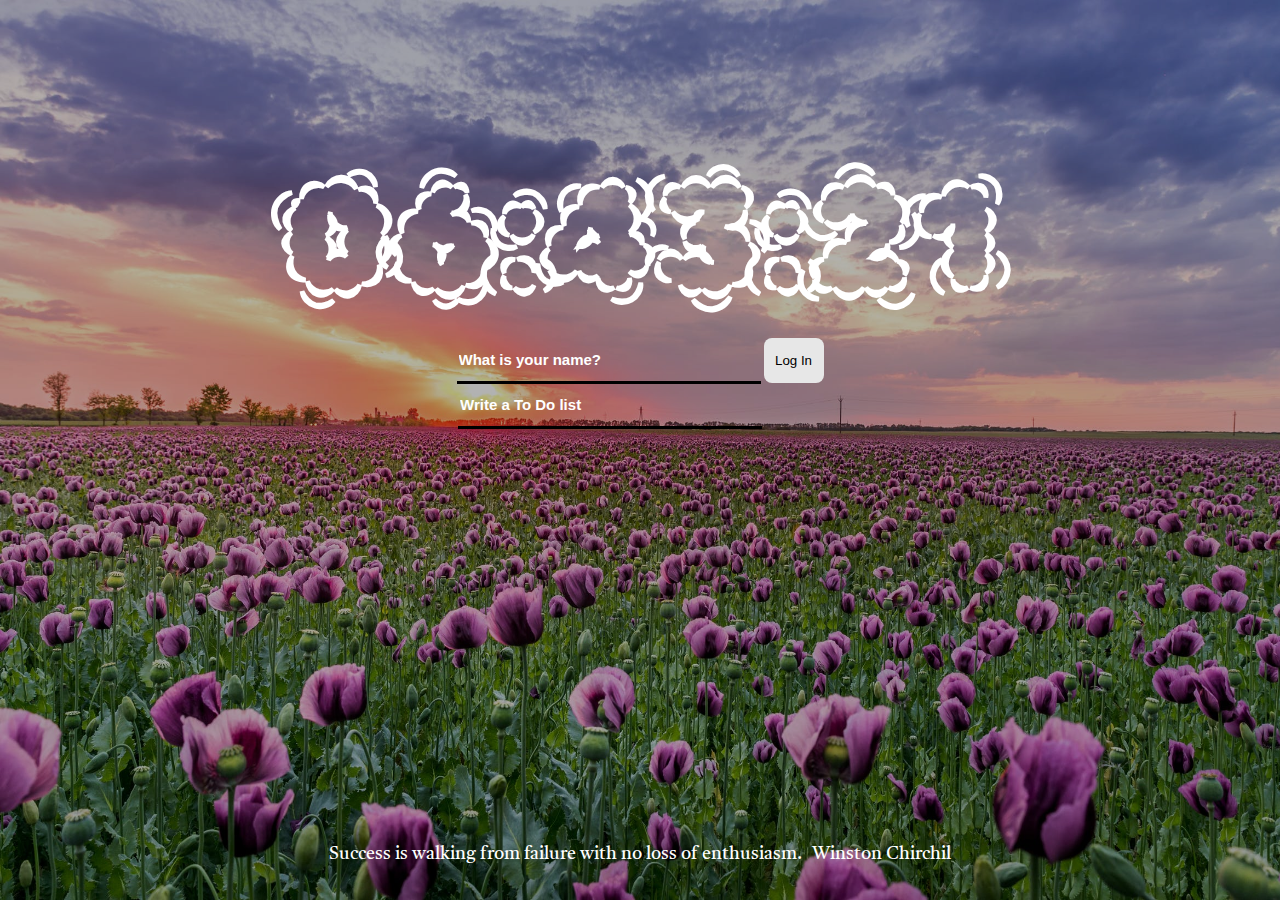
<file: index.html>
<!DOCTYPE html>
<html lang="en">
<head>
    <meta charset="UTF-8">
    <meta http-equiv="X-UA-Compatible" content="IE=edge">
    <meta name="viewport" content="width=device-width, initial-scale=1.0">
    <link rel="stylesheet" href="style.css">
    <title>Momentum App</title>
</head>
<body>
    <h2 id="clock">00:00</h2>
    <form id="login-form" class="hidden">
        <input id="input1"
        required
        maxlength="15"
        type="text"
        placeholder="What is your name?"/>
        <input id="LogInButton" type="submit" value="Log In"/>
    </form>  
    <h1 id="greeting" class="hidden"></h1>
    <form id="todo-form">
        <input id="input2"
        required
        type="text"
        placeholder="Write a To Do list"/>
    </form>
    <ul id="todo-list"></ul>
    <div id="weather">
        <span></span>
        <span></span>
    </div>
    <div id="quote">
        <span></span>
        <span></span>
    </div>
    <script src="/js/app.js"></script>
    <script src="/js/clock.js"></script>
    <script src="/js/quotes.js"></script>
    <script src="/js/background.js"></script>
    <script src="/js/todo.js"></script>
    <script src="/js/weather.js"></script>
</body>
</html>
</file>
<file: style.css>
@import url('https://fonts.googleapis.com/css2?family=Rubik+Puddles&display=swap');
@import url('https://fonts.googleapis.com/css2?family=Cutive+Mono&display=swap');
@import url('https://fonts.googleapis.com/css2?family=Tiro+Telugu:ital@0;1&display=swap');

body {
    color: white;
    text-align: center;
    font-family: 'Tiro Telugu', serif;
    margin: 0;
}

.hidden {
    display: none;
}

#input1 {
    width: 300px;
    height: 40px;
    border-top: none;
    border-left: none;
    border-right: none;
    border-bottom: 3px solid black;
    background-color: transparent;
    outline: none;
}

#LogInButton {
    width: 60px;
    height: 45px;
    background-color: #e7e7e7; color: black;
    border: none;
    border-radius: 8px;
}

#LogInButton:hover {
    filter: brightness(90%);
}

#input2 {
    width: 300px;
    height: 40px;
    border-top: none;
    border-left: none;
    border-right: none;
    border-bottom: 3px solid black;
    background-color: transparent;
    margin-right: 60px;
    outline: none;
}


input::placeholder {
    color: white;
    font-size: 15px;
    font-weight: 600;
}

input[type=text] {
    color: white;
    font-size: 15px;
    font-weight: 600;
}

#clock {
    margin: 150px 0 10px 0;
    font-family: 'Rubik Puddles', cursive;
    font-size: 150px;
}



#greeting {
    margin: 0;
    margin-bottom: 10px;
    font-family: 'Rubik Puddles', cursive;
    font-size: 50px;
}

li {
    list-style-type: circle;
}

#todo-list {
    padding: 0;
    margin: 0 auto;
    display: flex;
    flex-direction: column;
    gap: 10px;
    width: 364px;
    height: 270px;
    text-align: left;
    overflow-y: auto;
}

#todo-list li:first-child {
    margin-top: 10px;
}

#deleteTodo {
    background-color: #e7e7e7;
    filter: opacity(70%);
    border: none;
    border-radius: 3px;
    margin-left: 10px;
}

#deleteTodo:hover {
    filter: brightness(100%);
}

#bgImg {
    width: 100%;
    height: 100vh;
    position: absolute;
    left: 0;
    top: 0;
    bottom: 0;
    z-index: -1;
    filter: brightness(70%);
}

#quote {
    width: 100%;
    display: flex;
    justify-content: center;
    position: absolute;
    bottom: 30px;
    font-size: 18px;
}

#weather {
    position: absolute;
    top: 50px;
    right: 50px;
    font-size: 12px;
}

#quote span:first-child {
    max-width: 800px;
}

#quote span:last-child {
    padding-left: 10px;
}
</file>
